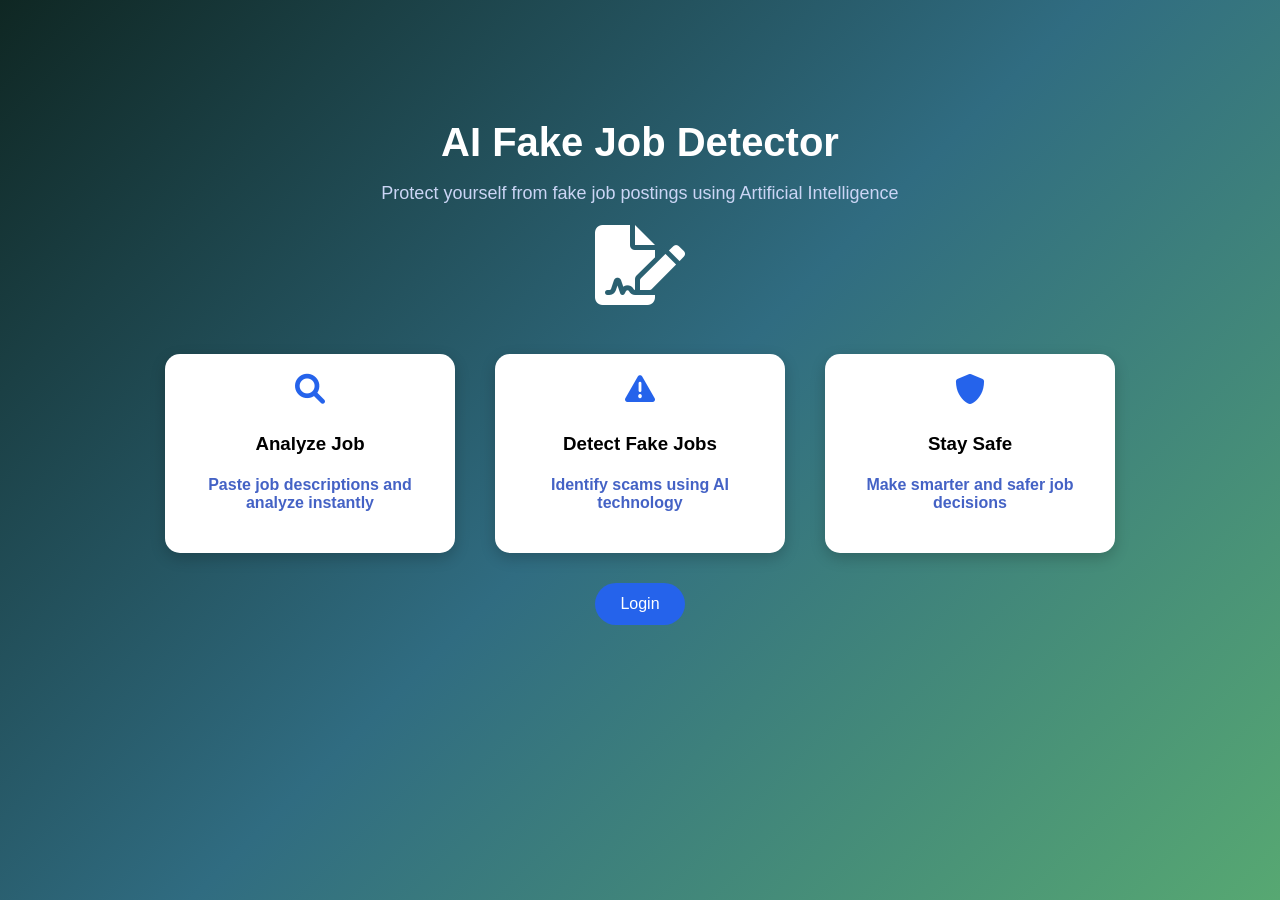
<file: templates/index.html>
<!DOCTYPE html>
<html lang="en">
<head>
    <meta charset="UTF-8">
    <title>AI Fake Job Detector</title>

    <!-- Icons -->
    <link rel="stylesheet" href="https://cdnjs.cloudflare.com/ajax/libs/font-awesome/6.0.0/css/all.min.css">

    <style>
        body {
            margin: 0;
            font-family: Arial, sans-serif;
            background: linear-gradient(135deg,#0f2723,#306c81,#57a872);
            color: white;
            text-align: center;
             background-repeat: no-repeat;
            background-attachment: fixed;
        }

        .container {
            padding: 40px;
        }

        h1 {
            font-size: 40px;
            margin-bottom: 10px;
        }

        p {
            font-size: 18px;
            color: #cbd5f5;
        }

        .features {
            display: flex;
            justify-content: center;
            gap: 40px;
            margin-top: 40px;
            flex-wrap: wrap;
        }

        .card {
            background: white;
            color: black;
            padding: 20px;
            border-radius: 15px;
            width: 250px;
            box-shadow: 0 5px 15px rgba(0,0,0,0.2);
        }

        .card i {
            font-size: 30px;
            color: #2563eb;
            margin-bottom: 10px;
        }

        button {
            margin-top: 30px;
            padding: 12px 25px;
            font-size: 16px;
            border: none;
            border-radius: 25px;
            background: #2563eb;
            color: white;
            cursor: pointer;
        }

        button:hover {
            background: #1e40af;
        }
        .main-icon{
            font-size: 80px;
        }
       
.hero-section{
    text-align: center;
    margin-top: 80px;
}
    </style>
</head>

<body>

<div class="container">

    <!-- HERO -->
     <div class="hero-section">
    <h1>AI Fake Job Detector</h1>
    <p>Protect yourself from fake job postings using Artificial Intelligence</p>
    <div class="main-icon"><i class="fas fa-file-signature"></i></div>
     </div>


    <!-- ABOUT / FEATURES -->
    <div class="features">

        <div class="card">
            <i class="fas fa-search"></i>
            <h3>Analyze Job</h3>
            <h4 style="color: #2246bbd8;">Paste job descriptions and analyze instantly</h4>
        </div>

        <div class="card">
            <i class="fas fa-exclamation-triangle"></i>
            <h3>Detect Fake Jobs</h3>
            <h4 style="color: #2246bbd8;">Identify scams using AI technology</h4>
        </div>

        <div class="card">
            <i class="fas fa-shield-alt"></i>
            <h3>Stay Safe</h3>
            <h4 style="color: #2246bbd8;">Make smarter and safer job decisions</h4>
        </div>

    </div>

    <!-- LOGIN BUTTON -->
    <a href="/login">
        <button>Login</button>
    </a>

</div>

</body>
</html>
</file>
